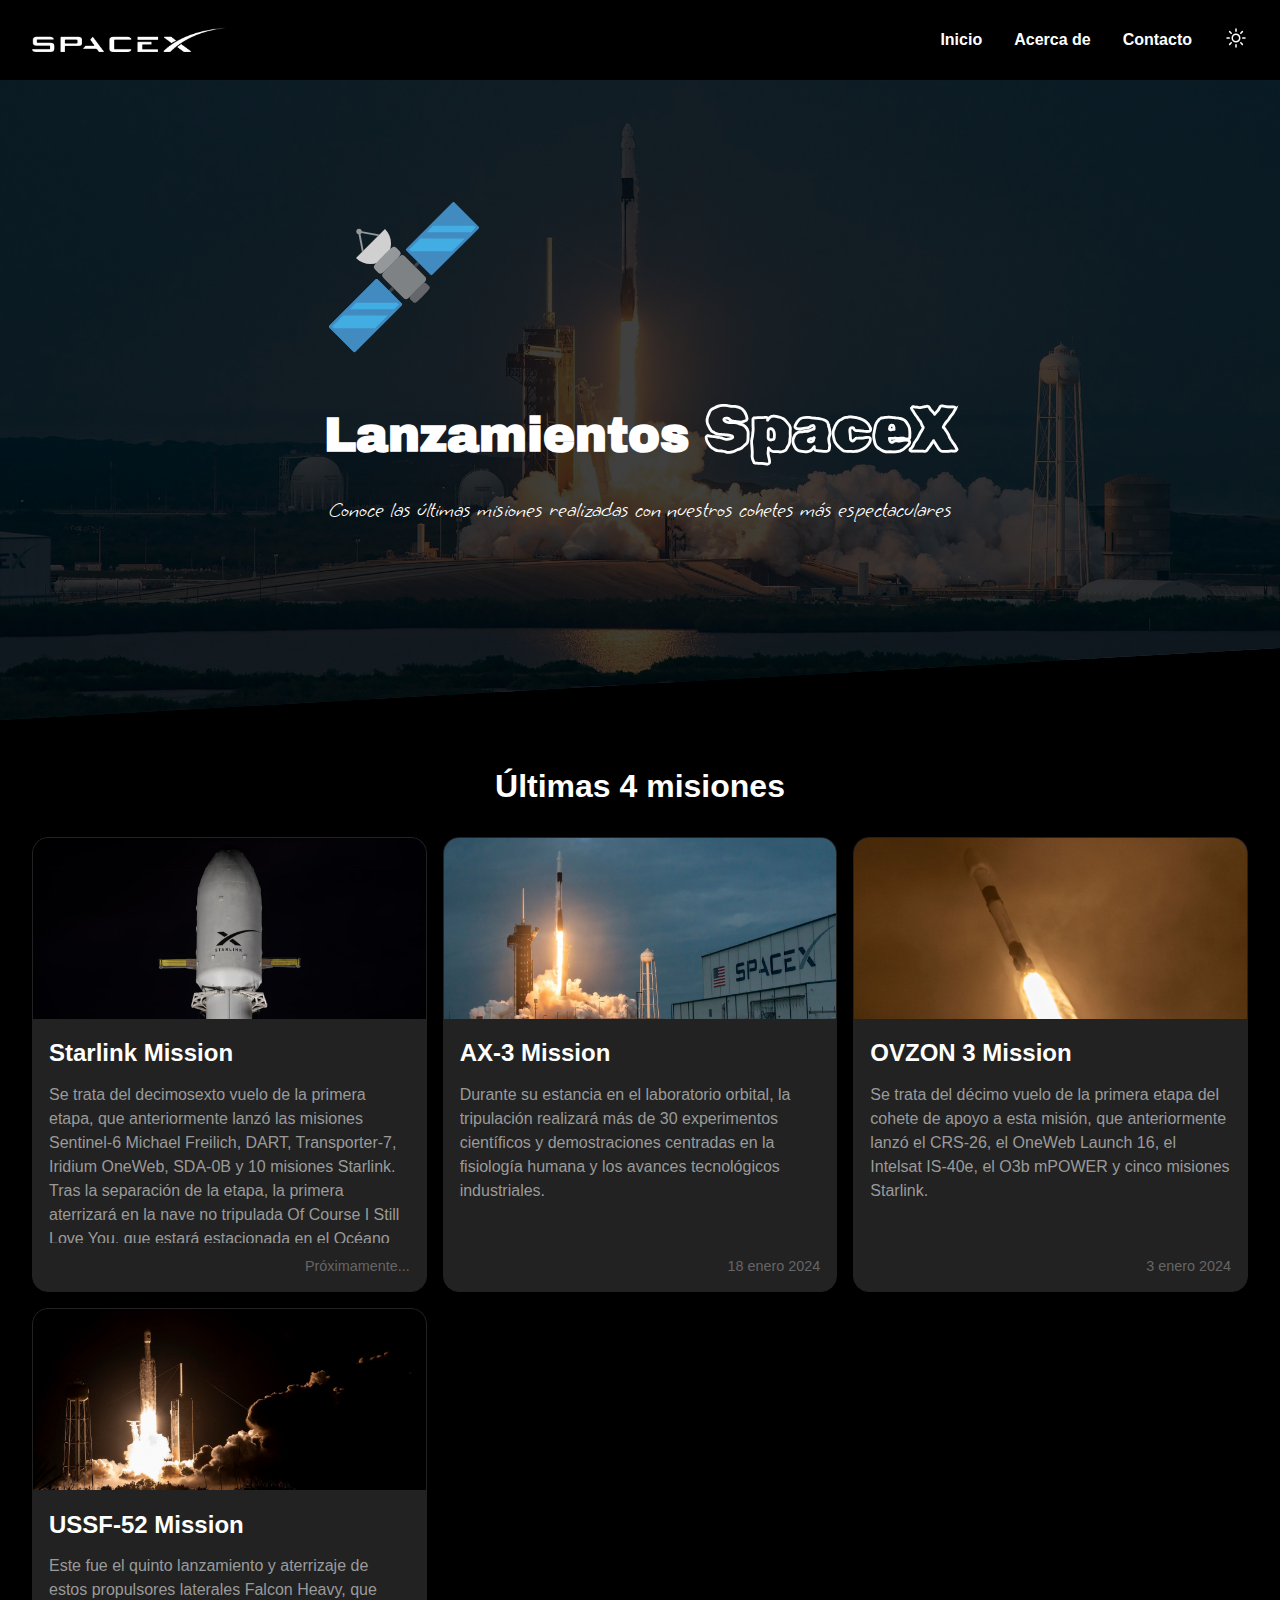
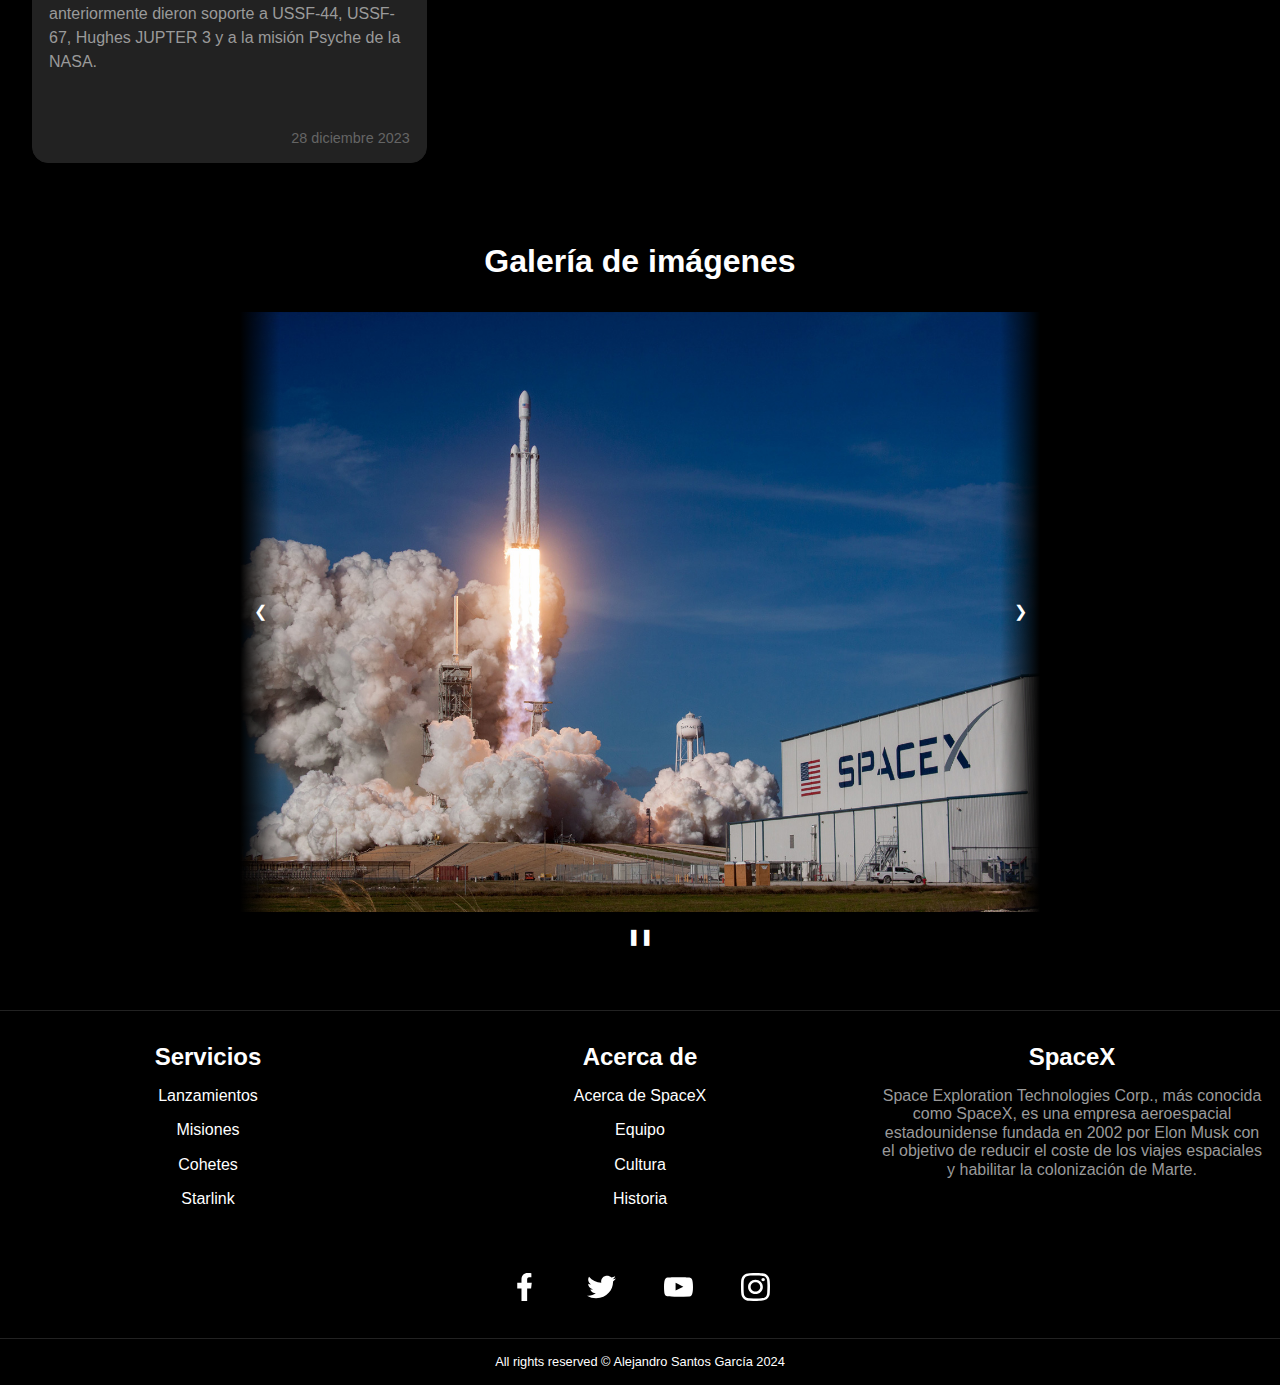
<file: index.html>
<!DOCTYPE html>
<html lang="es">

<head>
    <meta charset="UTF-8">
    <meta http-equiv="X-UA-Compatible" content="IE=edge">
    <meta name="viewport" content="width=device-width, initial-scale=1.0">
    <link rel="stylesheet" href="/css/main.css">
    <link rel="stylesheet" href="/css/normalize.css">
    <link rel="shortcut icon" href="favicon.ico" type="image/x-icon">
    <title>SpaceX</title>
</head>

<body>
    <!-- HEADER -->
    <header class="header">
        <a class="header-logo" href="/">
            <img src="/assets/img/spacex_logo_w.png" alt="SpaceX Logo">
        </a>


        <!-- Burger SVG -->
        <svg class="burger-svg" viewBox="0 0 100 80" width="25" height="25" fill="#fff">
            <rect width="100" height="20"></rect>
            <rect y="30" width="100" height="20"></rect>
            <rect y="60" width="100" height="20"></rect>
        </svg>

        <nav class="nav-menu">
            <ul>
                <li><a href="/">Inicio</a></li>
                <li><a href="/templates/acercaDe.html">Acerca de</a></li>
                <li><a href="/templates/contacto.html">Contacto</a></li>
                <li id="toggle-mode">
                    <!-- DARK MODE -->
                    <svg id="dark-icon" xmlns="http://www.w3.org/2000/svg" fill="none" viewBox="0 0 24 24"
                        stroke-width="1.5" stroke="currentColor">
                        <path stroke-linecap="round" stroke-linejoin="round"
                            d="M21.752 15.002A9.72 9.72 0 0 1 18 15.75c-5.385 0-9.75-4.365-9.75-9.75 0-1.33.266-2.597.748-3.752A9.753 9.753 0 0 0 3 11.25C3 16.635 7.365 21 12.75 21a9.753 9.753 0 0 0 9.002-5.998Z" />
                    </svg>
                    <!-- LIGHT MODE -->
                    <svg id="light-icon" xmlns="http://www.w3.org/2000/svg" fill="none" viewBox="0 0 24 24"
                        stroke-width="1.5" stroke="currentColor" class="w-6 h-6">
                        <path stroke-linecap="round" stroke-linejoin="round"
                            d="M12 3v2.25m6.364.386-1.591 1.591M21 12h-2.25m-.386 6.364-1.591-1.591M12 18.75V21m-4.773-4.227-1.591 1.591M5.25 12H3m4.227-4.773L5.636 5.636M15.75 12a3.75 3.75 0 1 1-7.5 0 3.75 3.75 0 0 1 7.5 0Z" />
                    </svg>

                </li>
            </ul>
        </nav>
    </header>

    <!-- HERO IMAGE -->
    <section class="hero-container">
        <div class="hero-image">
            <div class="hero-body">
                <div class="svg-icon">
                    <!-- Satellite SVG -->
                    <svg viewBox="0 0 64 64" xmlns="http://www.w3.org/2000/svg"
                        xmlns:xlink="http://www.w3.org/1999/xlink" aria-hidden="true" role="img"
                        class="iconify iconify--emojione" preserveAspectRatio="xMidYMid meet" fill="#000000">
                        <g id="SVGRepo_bgCarrier" stroke-width="0"></g>
                        <g id="SVGRepo_tracerCarrier" stroke-linecap="round" stroke-linejoin="round"></g>
                        <g id="SVGRepo_iconCarrier">
                            <path d="M24.4 24.4c3.2-3.2 3.2-8.4 0-11.6L12.8 24.4c3.2 3.2 8.4 3.2 11.6 0" fill="#d0d0d0">
                            </path>
                            <path
                                d="M27 27c-4.3 4.3-4.3 4.3-6 2.6c-1.7-1.7-1.7-1.7 2.6-6s4.3-4.3 6-2.6c1.7 1.7 1.7 1.7-2.6 6"
                                fill="#94989b"> </path>
                            <path
                                d="M37.2 37.2c-4.3 4.3-4.3 4.3-6 2.6l-6.9-6.9c-1.7-1.7-1.7-1.7 2.6-6s4.3-4.3 6-2.6l6.9 6.9c1.7 1.7 1.7 1.7-2.6 6"
                                fill="#7f8285"> </path>
                            <path
                                d="M39.6 39.6c-3.2 3.2-3.2 3.2-4.5 1.9c-1.3-1.3-1.3-1.3 1.9-4.5s3.2-3.2 4.5-1.9c1.3 1.2 1.3 1.2-1.9 4.5"
                                fill="#646669"> </path>
                            <path
                                d="M22.2 15l-7.1-1.3c0-.3-.1-.5-.3-.7c-.4-.4-1.2-.4-1.6 0c-.4.4-.4 1.2 0 1.6c.2.2.4.3.6.3l1.4 7.2l.8-.8h-.2l-1.2-6.5c.1-.1.2-.1.3-.2c.1-.1.1-.1.1-.2l6.5 1.2v.2l.7-.8"
                                fill="#94989b"> </path>
                            <g fill="#3e4347">
                                <path d="M25.756 37.336l1.485-1.484l.919.92l-1.485 1.484z"> </path>
                                <path d="M35.866 27.24l1.485-1.484l.919.919l-1.485 1.485z"> </path>
                            </g>
                            <path
                                d="M31.1 42.6c.2.2.2.5 0 .7L12.5 61.9c-.2.2-.5.2-.7 0l-9.7-9.7c-.1-.2-.1-.5 0-.7l18.6-18.6c.2-.2.5-.2.7 0l9.7 9.7"
                                fill="#428bc1" id="IconifyId17ecdb2904d178eab26149"> </path>
                            <use xlink:href="#IconifyId17ecdb2904d178eab26149"> </use>
                            <path
                                d="M61.9 11.9c.2.2.2.5 0 .7L43.3 31.1c-.2.2-.5.2-.7 0l-9.7-9.7c-.2-.2-.2-.5 0-.7L51.5 2.1c.2-.1.5-.1.6 0l9.8 9.8"
                                fill="#428bc1"> </path>
                            <g fill="#42ade2">
                                <path d="M3.3 51.8l.7.7h16.4l5.1-5.1H7.7z"> </path>
                                <path d="M29.2 42.3H12.8l-2.5 2.6H28l1.9-1.9z"> </path>
                                <path d="M34.1 21l.7.7h16.4l5.1-5.1H38.5z"> </path>
                                <path d="M60 11.5H43.6l-2.5 2.6h17.7l1.9-1.9z"> </path>
                            </g>
                        </g>
                    </svg>
                </div>
                <h1>Lanzamientos <span class="span-title">SpaceX</span></h1>
                <p>Conoce las últimas misiones realizadas con nuestros cohetes más espectaculares</p>
            </div>

        </div>
    </section>

    <!-- CARDS -->
    <main class="container">
        <div>
            <h2>Últimas 4 misiones</h2>
            <div class="missions">
                <!-- MISION 1 -->
                <a href="/templates/mision.html">
                    <section class="mission-card">
                        <div class="mission-image">
                            <img width="100%" src="/assets/img/m1.jpg" alt="Starlink Mission">
                        </div>
                        <div class="mission-body">
                            <h3>Starlink Mission</h3>
                            <p>
                                Se trata del decimosexto vuelo de la primera etapa, que anteriormente lanzó las misiones
                                Sentinel-6 Michael Freilich, DART, Transporter-7, Iridium OneWeb, SDA-0B y 10 misiones
                                Starlink. Tras la separación de la etapa, la primera aterrizará en la nave no tripulada
                                Of
                                Course I Still Love You, que estará estacionada en el Océano Pacífico.
                            </p>
                            <span>Próximamente...</span>
                        </div>
                    </section>
                </a>
                <!-- MISION 2 -->
                <a href="/templates/mision.html">
                    <section class="mission-card">
                        <div class="mission-image">
                            <img width="100%" src="/assets/img/m2.jpg" alt="Starlink Mission">
                        </div>
                        <div class="mission-body">
                            <h3>AX-3 Mission</h3>
                            <p>
                                Durante su estancia en el laboratorio orbital, la tripulación realizará más de 30
                                experimentos científicos y demostraciones centradas en la fisiología humana y los
                                avances
                                tecnológicos industriales.
                            </p>
                            <span>18 enero 2024</span>
                        </div>
                    </section>
                </a>
                <!-- MISION 3 -->
                <a href="/templates/mision.html">
                    <section class="mission-card">
                        <div class="mission-image">
                            <img width="100%" src="/assets/img/m3.jpg" alt="Starlink Mission">
                        </div>
                        <div class="mission-body">
                            <h3>OVZON 3 Mission</h3>
                            <p>
                                Se trata del décimo vuelo de la primera etapa del cohete de apoyo a esta misión, que
                                anteriormente lanzó el CRS-26, el OneWeb Launch 16, el Intelsat IS-40e, el O3b mPOWER y
                                cinco misiones Starlink.
                            </p>
                            <span>3 enero 2024</span>
                        </div>
                    </section>
                </a>
                <!-- MISION 4 -->
                <a href="/templates/mision.html">
                    <section class="mission-card">
                        <div class="mission-image">
                            <img width="100%" src="/assets/img/m4.jpg" alt="Starlink Mission">
                        </div>
                        <div class="mission-body">
                            <h3>USSF-52 Mission</h3>
                            <p>
                                Este fue el quinto lanzamiento y aterrizaje de estos propulsores laterales Falcon Heavy,
                                que
                                anteriormente dieron soporte a USSF-44, USSF-67, Hughes JUPTER 3 y a la misión Psyche de
                                la
                                NASA.
                            </p>
                            <span>28 diciembre 2023</span>
                        </div>
                    </section>
                </a>
            </div>
        </div>

        <div class="carrousel">
            <h2>Galería de imágenes</h2>
            <div class="carrousel-container">
                <div class="carrousel-slide">
                    <img src="/assets/img/carrousel/c1.jpg" alt="Carrousel 1" class="carrousel-image">
                </div>
                <div class="carrousel-slide">
                    <img src="/assets/img/carrousel/c2.webp" alt="Carrousel 2" class="carrousel-image">
                </div>
                <div class="carrousel-slide">
                    <img src="/assets/img/carrousel/c3.webp" alt="Carrousel 3" class="carrousel-image">
                </div>
                <div class="carrousel-slide">
                    <img src="/assets/img/carrousel/c4.jpg" alt="Carrousel 4" class="carrousel-image">
                </div>
                <div class="carrousel-slide">
                    <img src="/assets/img/carrousel/c5.jpg" alt="Carrousel 5" class="carrousel-image">
                </div>

                <!-- Control buttons -->
                <button class="carrousel-control btn-prev">&#10094;</button>
                <button class="carrousel-control btn-next">&#10095;</button>

            </div>
            <!-- Play/Stop buttons -->
            <div class="auto-buttons">
                <button class="btn-play">&#9658;</button>
                <button class="btn-pause">&#10074;&#10074;</button>
            </div>
        </div>

        <!-- Modal View -->
        <div id="carrousel-modal" class="carrousel-modal">
            <span class="modal-close">&times;</span>
            <img class="modal-content" id="modal-image">
        </div>

    </main>

    <footer class="footer">
        <div class="footer-container">
            <section class="footer-section">
                <h3>Servicios</h3>
                <ul>
                    <li><a href="#">Lanzamientos</a></li>
                    <li><a href="/templates/mision.html">Misiones</a></li>
                    <li><a href="#">Cohetes</a></li>
                    <li><a href="#">Starlink</a></li>
                </ul>
            </section>

            <section class="footer-section">
                <h3>Acerca de</h3>
                <ul>
                    <li><a href="/templates/acercaDe.html">Acerca de SpaceX</a></li>
                    <li><a href="#">Equipo</a></li>
                    <li><a href="#">Cultura</a></li>
                    <li><a href="#">Historia</a></li>
                </ul>
            </section>

            <section class="footer-section">
                <h3>SpaceX</h3>
                <p>Space Exploration Technologies Corp., más conocida como SpaceX, es una empresa aeroespacial
                    estadounidense fundada en 2002 por Elon Musk con el objetivo de reducir el coste de los viajes
                    espaciales y habilitar la colonización de Marte.</p>
            </section>
        </div>

        <!-- Social media -->
        <div class="social-media">
            <a href="https://www.facebook.com/SpaceX">
                <img src="/assets/icons/facebook.svg" alt="Facebook">
            </a>
            <a href="https://twitter.com/SpaceX">
                <img src="/assets/icons/twitter.svg" alt="Twitter"> </a>
            <a href="https://www.youtube.com/channel/UCtI0Hodo5o5dUb67FeUjDeA">
                <img src="/assets/icons/youtube.svg" alt="Youtube">
            </a>
            <a href="https://www.instagram.com/spacex/">
                <img src="/assets/icons/instagram.svg" alt="Instagram">
            </a>
        </div>

        <p class="footer-copy">All rights reserved &copy; Alejandro Santos García 2024</p>
    </footer>

    <script type="module" src="/src/js/index.js"></script>
    <script src="/src/js/carrousel.js"></script>
</body>

</html>
</file>
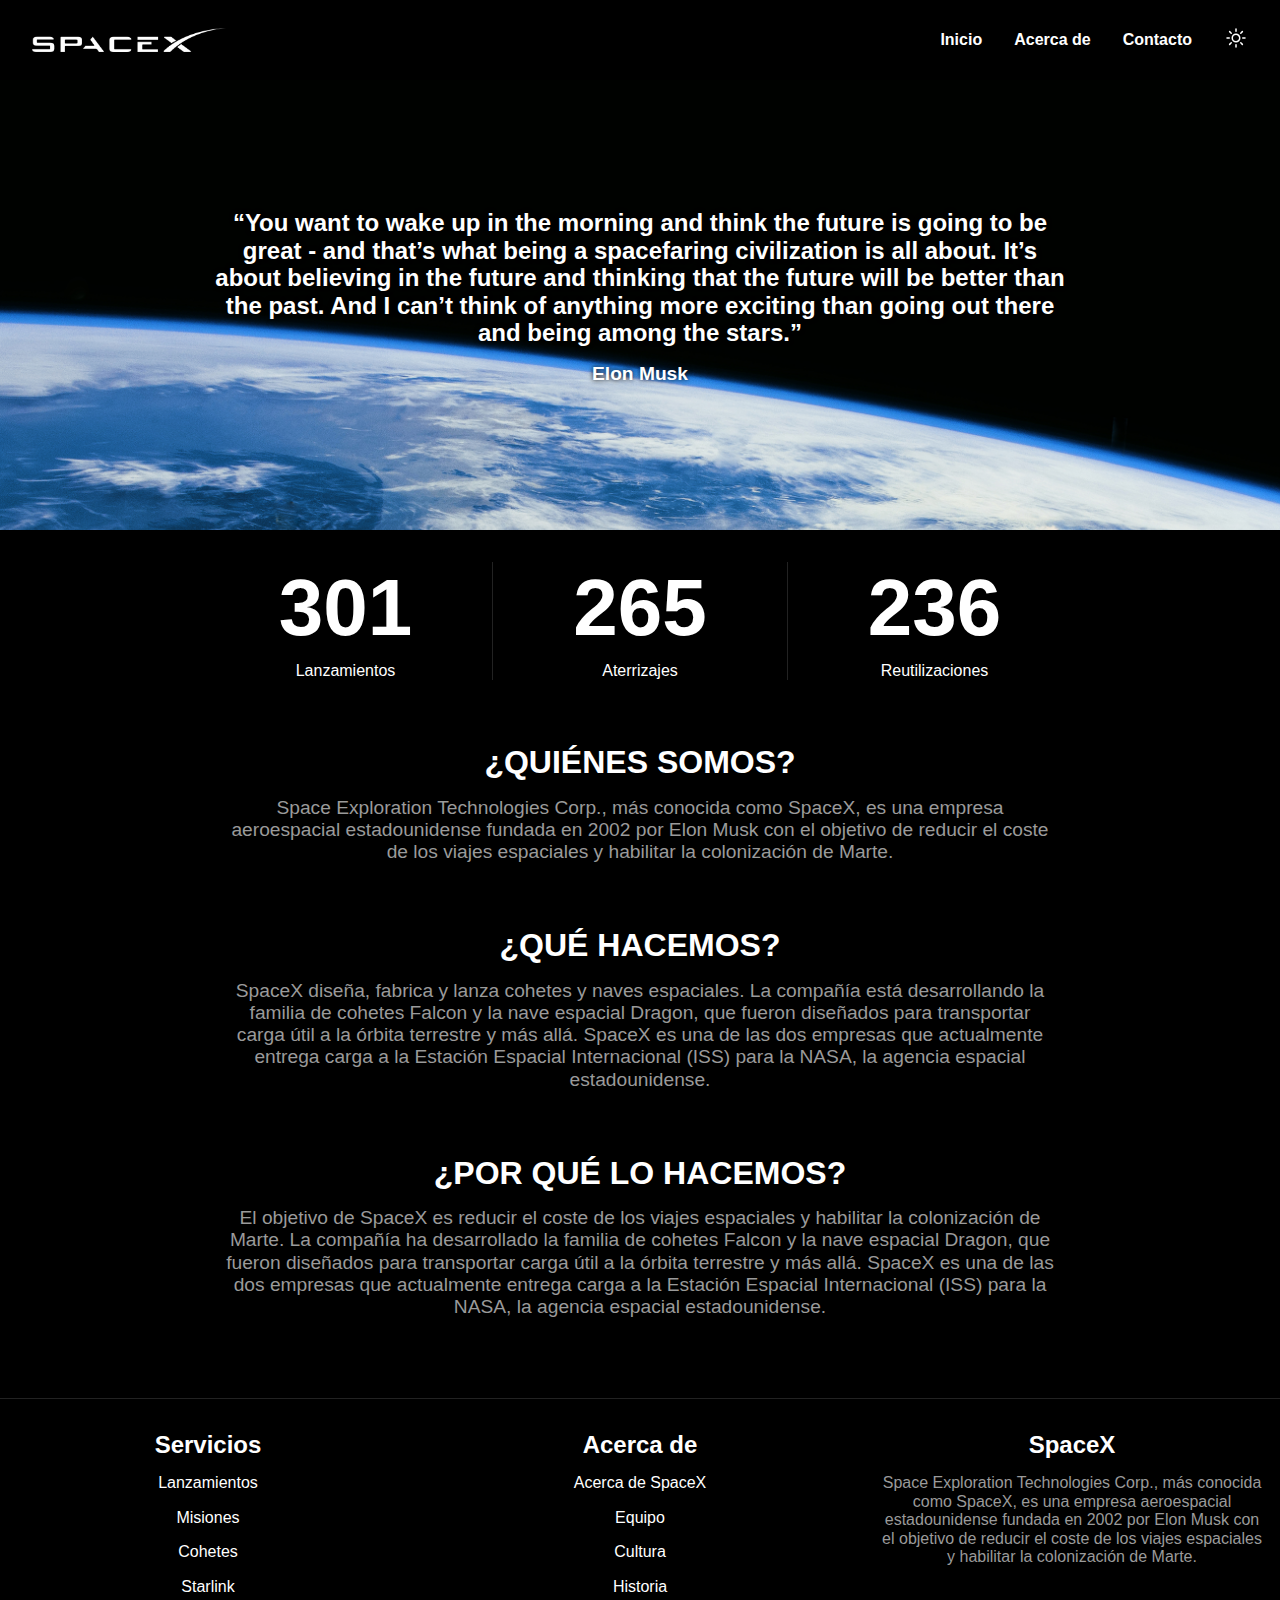
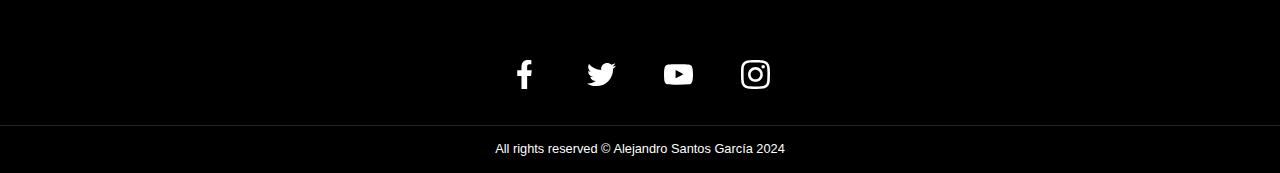
<file: templates/acercaDe.html>
<!DOCTYPE html>
<html lang="es">

<head>
    <meta charset="UTF-8">
    <meta name="viewport" content="width=device-width, initial-scale=1.0">
    <link rel="stylesheet" href="/css/main.css">
    <link rel="stylesheet" href="/css/normalize.css">
    <link rel="shortcut icon" href="/favicon.ico" type="image/x-icon">
    <title>SpaceX | Acerca de</title>
</head>

<body>
    <!-- HEADER -->
    <header>
        <a class="header-logo" href="/">
            <img src="/assets/img/spacex_logo_w.png" alt="SpaceX Logo">
        </a>


        <!-- Burger SVG -->
        <svg class="burger-svg" viewBox="0 0 100 80" width="25" height="25" fill="#fff">
            <rect width="100" height="20"></rect>
            <rect y="30" width="100" height="20"></rect>
            <rect y="60" width="100" height="20"></rect>
        </svg>

        <nav class="nav-menu">
            <ul>
                <li><a href="/">Inicio</a></li>
                <li><a href="/templates/acercaDe.html">Acerca de</a></li>
                <li><a href="/templates/contacto.html">Contacto</a></li>
                <li id="toggle-mode">
                    <!-- DARK MODE -->
                    <svg id="dark-icon" xmlns="http://www.w3.org/2000/svg" fill="none" viewBox="0 0 24 24"
                        stroke-width="1.5" stroke="currentColor">
                        <path stroke-linecap="round" stroke-linejoin="round"
                            d="M21.752 15.002A9.72 9.72 0 0 1 18 15.75c-5.385 0-9.75-4.365-9.75-9.75 0-1.33.266-2.597.748-3.752A9.753 9.753 0 0 0 3 11.25C3 16.635 7.365 21 12.75 21a9.753 9.753 0 0 0 9.002-5.998Z" />
                    </svg>
                    <!-- LIGHT MODE -->
                    <svg id="light-icon" xmlns="http://www.w3.org/2000/svg" fill="none" viewBox="0 0 24 24"
                        stroke-width="1.5" stroke="currentColor" class="w-6 h-6">
                        <path stroke-linecap="round" stroke-linejoin="round"
                            d="M12 3v2.25m6.364.386-1.591 1.591M21 12h-2.25m-.386 6.364-1.591-1.591M12 18.75V21m-4.773-4.227-1.591 1.591M5.25 12H3m4.227-4.773L5.636 5.636M15.75 12a3.75 3.75 0 1 1-7.5 0 3.75 3.75 0 0 1 7.5 0Z" />
                    </svg>

                </li>
            </ul>
        </nav>
    </header>

    <main class="main-acercaDe">
        <div class="banner">
            <h1>
                “You want to wake up in the morning and think the future is going to be great - and that’s what being a
                spacefaring civilization is all about. It’s about believing in the future and thinking that the future
                will
                be better than the past. And I can’t think of anything more exciting than going out there and being
                among
                the stars.” <span>Elon Musk</span>
            </h1>
        </div>

        <div class="launches-counter">
            <section class="counter">
                <h2>301</h2>
                <p>Lanzamientos</p>
            </section>
            <section class="counter">
                <h2>265</h2>
                <p>Aterrizajes</p>
            </section>
            <section class="counter">
                <h2>236</h2>
                <p>Reutilizaciones</p>
            </section>
        </div>

        <div class="about-container">
            <section class="about-section">
                <h2>¿Quiénes somos?</h2>
                <p>Space Exploration Technologies Corp., más conocida como SpaceX, es una empresa aeroespacial
                    estadounidense
                    fundada en 2002 por Elon Musk con el objetivo de reducir el coste de los viajes espaciales y
                    habilitar
                    la colonización de Marte.</p>
            </section>

            <section class="about-section">
                <h2>¿Qué hacemos?</h2>
                <p>SpaceX diseña, fabrica y lanza cohetes y naves espaciales. La compañía está desarrollando la familia
                    de
                    cohetes Falcon y la nave espacial Dragon, que fueron diseñados para transportar carga útil a la
                    órbita
                    terrestre y más allá. SpaceX es una de las dos empresas que actualmente entrega carga a la Estación
                    Espacial Internacional (ISS) para la NASA, la agencia espacial estadounidense.</p>
            </section>

            <section class="about-section">
                <h2>¿Por qué lo hacemos?</h2>
                <p>El objetivo de SpaceX es reducir el coste de los viajes espaciales y habilitar la colonización de
                    Marte.
                    La compañía ha desarrollado la familia de cohetes Falcon y la nave espacial Dragon, que fueron
                    diseñados
                    para transportar carga útil a la órbita terrestre y más allá. SpaceX es una de las dos empresas que
                    actualmente entrega carga a la Estación Espacial Internacional (ISS) para la NASA, la agencia
                    espacial
                    estadounidense.</p>
            </section>


    </main>

    <footer class="footer">
        <div class="footer-container">
            <section class="footer-section">
                <h3>Servicios</h3>
                <ul>
                    <li><a href="#">Lanzamientos</a></li>
                    <li><a href="#">Misiones</a></li>
                    <li><a href="#">Cohetes</a></li>
                    <li><a href="#">Starlink</a></li>
                </ul>
            </section>

            <section class="footer-section">
                <h3>Acerca de</h3>
                <ul>
                    <li><a href="/templates/acercaDe.html">Acerca de SpaceX</a></li>
                    <li><a href="#">Equipo</a></li>
                    <li><a href="#">Cultura</a></li>
                    <li><a href="#">Historia</a></li>
                </ul>
            </section>

            <section class="footer-section">
                <h3>SpaceX</h3>
                <p>Space Exploration Technologies Corp., más conocida como SpaceX, es una empresa aeroespacial
                    estadounidense fundada en 2002 por Elon Musk con el objetivo de reducir el coste de los viajes
                    espaciales y habilitar la colonización de Marte.</p>
            </section>
        </div>

        <!-- Social media -->
        <div class="social-media">
            <a href="https://www.facebook.com/SpaceX" target="_blank">
                <img src="/assets/icons/facebook.svg" alt="Facebook">
            </a>
            <a href="https://twitter.com/SpaceX" target="_blank">
                <img src="/assets/icons/twitter.svg" alt="Twitter" </a>
                <a href="https://www.youtube.com/channel/UCtI0Hodo5o5dUb67FeUjDeA" target="_blank">
                    <img src="/assets/icons/youtube.svg" alt="Youtube">
                </a>
                <a href="https://www.instagram.com/spacex/" target="_blank">
                    <img src="/assets/icons/instagram.svg" alt="Instagram">
                </a>
        </div>


        <p class="footer-copy">All rights reserved &copy; Alejandro Santos García 2024</p>
    </footer>

    <script type="module" src="/src/js/index.js"></script>
</body>

</html>

</body>

</html>
</file>
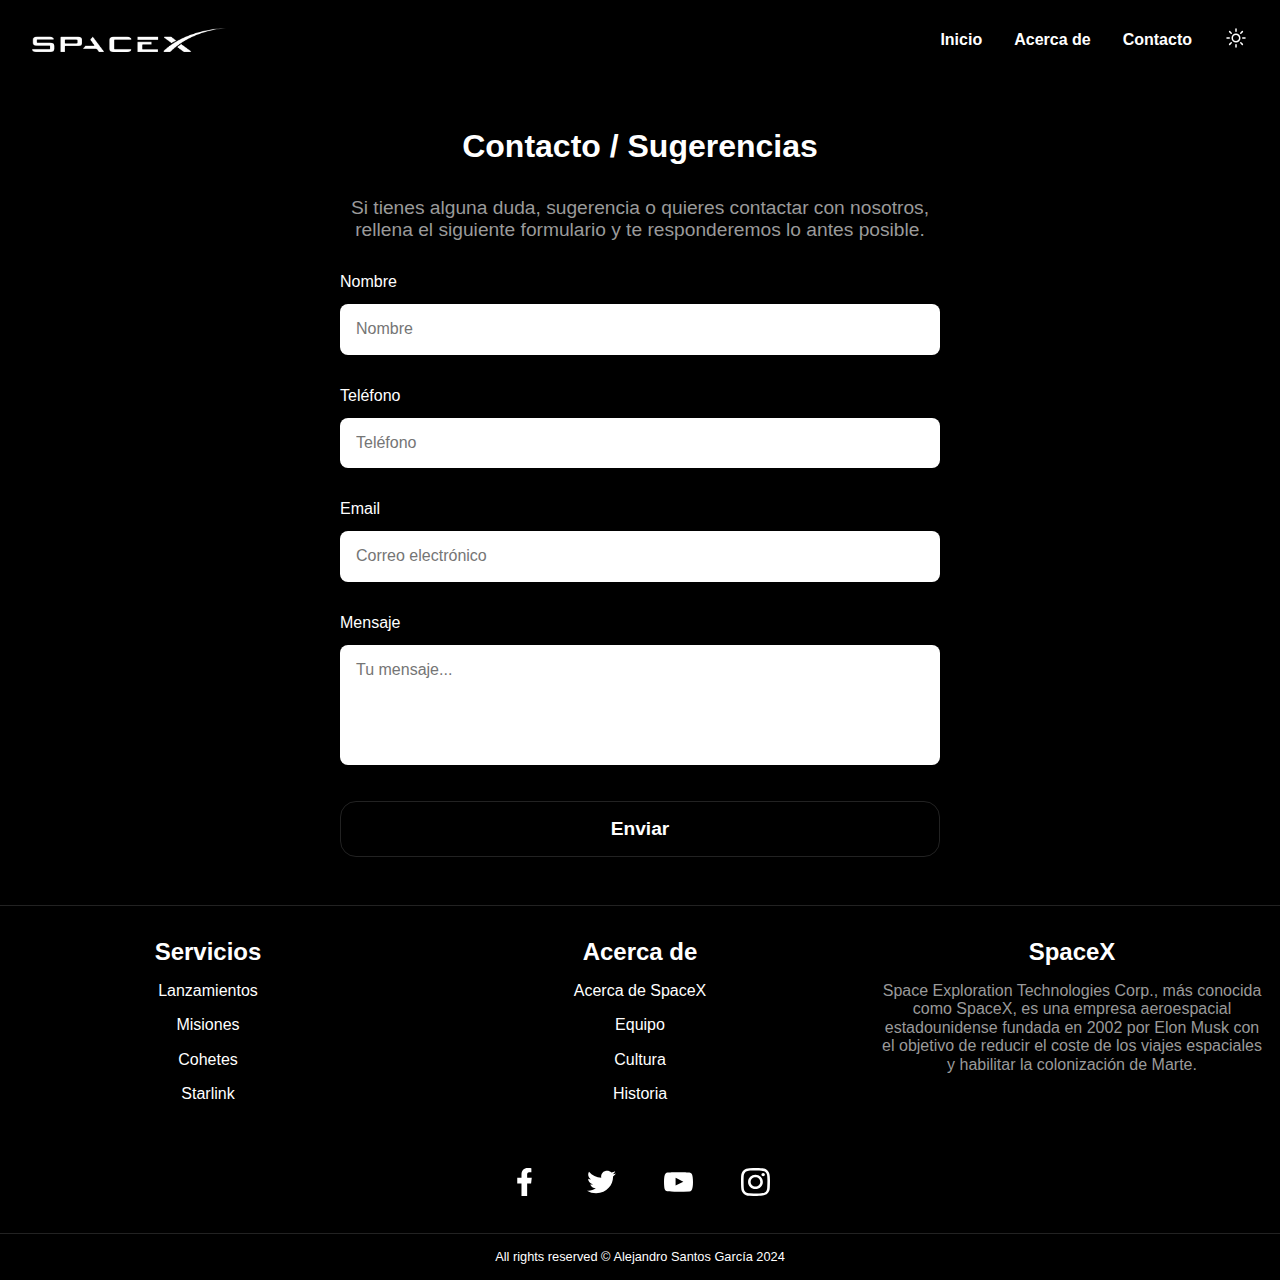
<file: templates/contacto.html>
<!DOCTYPE html>
<html lang="es">

<head>
    <meta charset="UTF-8">
    <meta name="viewport" content="width=device-width, initial-scale=1.0">
    <link rel="stylesheet" href="/css/main.css">
    <link rel="stylesheet" href="/css/normalize.css">
    <link rel="shortcut icon" href="/favicon.ico" type="image/x-icon">
    <title>SpaceX | Contacto</title>
</head>

<body>
    <!-- HEADER -->
    <header>
        <a class="header-logo" href="/">
            <img src="/assets/img/spacex_logo_w.png" alt="SpaceX Logo">
        </a>


        <!-- Burger SVG -->
        <svg class="burger-svg" viewBox="0 0 100 80" width="25" height="25" fill="#fff">
            <rect width="100" height="20"></rect>
            <rect y="30" width="100" height="20"></rect>
            <rect y="60" width="100" height="20"></rect>
        </svg>

        <nav class="nav-menu">
            <ul>
                <li><a href="/">Inicio</a></li>
                <li><a href="/templates/acercaDe.html">Acerca de</a></li>
                <li><a href="/templates/contacto.html">Contacto</a></li>
                <li id="toggle-mode">
                    <!-- DARK MODE -->
                    <svg id="dark-icon" xmlns="http://www.w3.org/2000/svg" fill="none" viewBox="0 0 24 24"
                        stroke-width="1.5" stroke="currentColor">
                        <path stroke-linecap="round" stroke-linejoin="round"
                            d="M21.752 15.002A9.72 9.72 0 0 1 18 15.75c-5.385 0-9.75-4.365-9.75-9.75 0-1.33.266-2.597.748-3.752A9.753 9.753 0 0 0 3 11.25C3 16.635 7.365 21 12.75 21a9.753 9.753 0 0 0 9.002-5.998Z" />
                    </svg>
                    <!-- LIGHT MODE -->
                    <svg id="light-icon" xmlns="http://www.w3.org/2000/svg" fill="none" viewBox="0 0 24 24"
                        stroke-width="1.5" stroke="currentColor" class="w-6 h-6">
                        <path stroke-linecap="round" stroke-linejoin="round"
                            d="M12 3v2.25m6.364.386-1.591 1.591M21 12h-2.25m-.386 6.364-1.591-1.591M12 18.75V21m-4.773-4.227-1.591 1.591M5.25 12H3m4.227-4.773L5.636 5.636M15.75 12a3.75 3.75 0 1 1-7.5 0 3.75 3.75 0 0 1 7.5 0Z" />
                    </svg>

                </li>
            </ul>
        </nav>
    </header>

    <main class="main-contacto">
        <section>
            <form class="form" id="contactForm">
                <fieldset>
                    <legend>Contacto / Sugerencias</legend>
                    <p>Si tienes alguna duda, sugerencia o quieres contactar con nosotros, rellena el siguiente
                        formulario y te responderemos lo antes posible.</p>

                    <ul class="error-messages"></ul>

                    <div class="form-content">
                        <div class="field">
                            <label for="name">Nombre</label>
                            <input type="text" id="name" class="input-text" placeholder="Nombre">
                        </div>
                        <div class="field">
                            <label for="phone">Teléfono</label>
                            <input type="tel" id="phone" class="input-text" placeholder="Teléfono">
                        </div>
                        <div class="field">
                            <label for="email">Email</label>
                            <input type="email" id="email" class="input-text" placeholder="Correo electrónico">
                        </div>
                        <div class="field">
                            <label for="message">Mensaje</label>
                            <textarea id="message" class="input-text" placeholder="Tu mensaje..."></textarea>
                        </div>
                    </div>
                    <div class="align-right flex">
                        <input type="submit" value="Enviar">
                    </div>
                </fieldset>
            </form>
        </section>
    </main>

    <footer class="footer">
        <div class="footer-container">
            <section class="footer-section">
                <h3>Servicios</h3>
                <ul>
                    <li><a href="#">Lanzamientos</a></li>
                    <li><a href="#">Misiones</a></li>
                    <li><a href="#">Cohetes</a></li>
                    <li><a href="#">Starlink</a></li>
                </ul>
            </section>

            <section class="footer-section">
                <h3>Acerca de</h3>
                <ul>
                    <li><a href="/templates/acercaDe.html">Acerca de SpaceX</a></li>
                    <li><a href="#">Equipo</a></li>
                    <li><a href="#">Cultura</a></li>
                    <li><a href="#">Historia</a></li>
                </ul>
            </section>

            <section class="footer-section">
                <h3>SpaceX</h3>
                <p>Space Exploration Technologies Corp., más conocida como SpaceX, es una empresa aeroespacial
                    estadounidense fundada en 2002 por Elon Musk con el objetivo de reducir el coste de los viajes
                    espaciales y habilitar la colonización de Marte.</p>
            </section>
        </div>

        <!-- Social media -->
        <div class="social-media">
            <a href="https://www.facebook.com/SpaceX" target="_blank">
                <img src="/assets/icons/facebook.svg" alt="Facebook">
            </a>
            <a href="https://twitter.com/SpaceX" target="_blank">
                <img src="/assets/icons/twitter.svg" alt="Twitter" </a>
                <a href="https://www.youtube.com/channel/UCtI0Hodo5o5dUb67FeUjDeA" target="_blank">
                    <img src="/assets/icons/youtube.svg" alt="Youtube">
                </a>
                <a href="https://www.instagram.com/spacex/" target="_blank">
                    <img src="/assets/icons/instagram.svg" alt="Instagram">
                </a>
        </div>

        <p class="footer-copy">All rights reserved &copy; Alejandro Santos García 2024</p>
    </footer>

    <script type="module" src="/src/js/index.js"></script>
    <script src="/src/js/formValidation.js"></script>
</body>

</html>
</file>
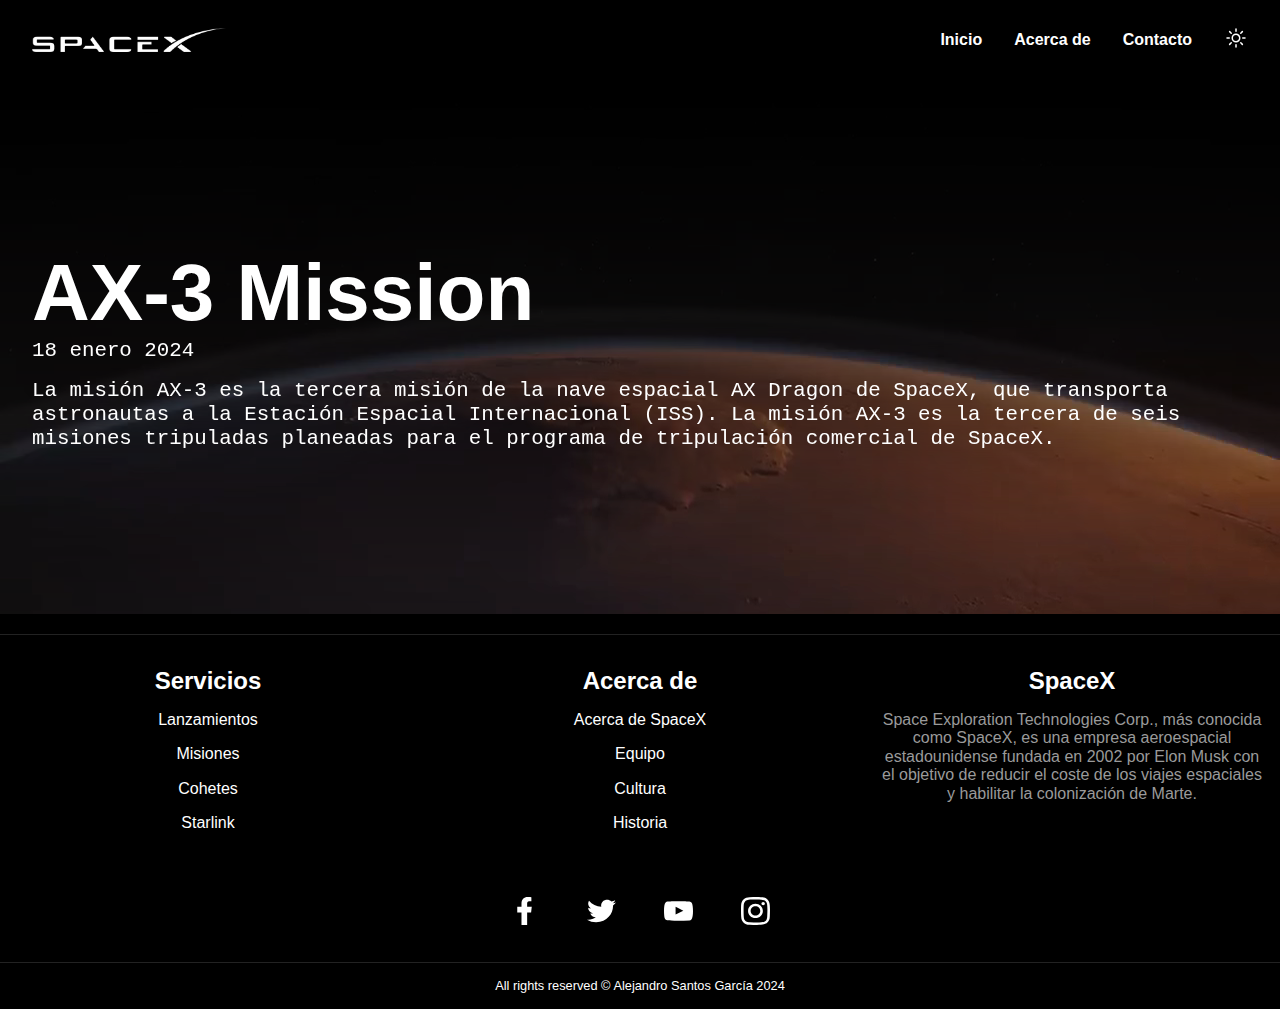
<file: templates/mision.html>
<!DOCTYPE html>
<html lang="es">

<head>
    <meta charset="UTF-8">
    <meta name="viewport" content="width=device-width, initial-scale=1.0">
    <link rel="stylesheet" href="/css/main.css">
    <link rel="stylesheet" href="/css/normalize.css">
    <link rel="shortcut icon" href="/favicon.ico" type="image/x-icon">
    <title>SpaceX | AX-3 Mission</title>
</head>

<body>
    <!-- HEADER -->
    <header>
        <a class="header-logo" href="/">
            <img src="/assets/img/spacex_logo_w.png" alt="SpaceX Logo">
        </a>


        <!-- Burger SVG -->
        <svg class="burger-svg" viewBox="0 0 100 80" width="25" height="25" fill="#fff">
            <rect width="100" height="20"></rect>
            <rect y="30" width="100" height="20"></rect>
            <rect y="60" width="100" height="20"></rect>
        </svg>

        <nav class="nav-menu">
            <ul>
                <li><a href="/">Inicio</a></li>
                <li><a href="/templates/acercaDe.html">Acerca de</a></li>
                <li><a href="/templates/contacto.html">Contacto</a></li>
                <li id="toggle-mode">
                    <!-- DARK MODE -->
                    <svg id="dark-icon" xmlns="http://www.w3.org/2000/svg" fill="none" viewBox="0 0 24 24"
                        stroke-width="1.5" stroke="currentColor">
                        <path stroke-linecap="round" stroke-linejoin="round"
                            d="M21.752 15.002A9.72 9.72 0 0 1 18 15.75c-5.385 0-9.75-4.365-9.75-9.75 0-1.33.266-2.597.748-3.752A9.753 9.753 0 0 0 3 11.25C3 16.635 7.365 21 12.75 21a9.753 9.753 0 0 0 9.002-5.998Z" />
                    </svg>
                    <!-- LIGHT MODE -->
                    <svg id="light-icon" xmlns="http://www.w3.org/2000/svg" fill="none" viewBox="0 0 24 24"
                        stroke-width="1.5" stroke="currentColor" class="w-6 h-6">
                        <path stroke-linecap="round" stroke-linejoin="round"
                            d="M12 3v2.25m6.364.386-1.591 1.591M21 12h-2.25m-.386 6.364-1.591-1.591M12 18.75V21m-4.773-4.227-1.591 1.591M5.25 12H3m4.227-4.773L5.636 5.636M15.75 12a3.75 3.75 0 1 1-7.5 0 3.75 3.75 0 0 1 7.5 0Z" />
                    </svg>

                </li>
            </ul>
        </nav>
    </header>

    <main class="main-mision">
        <div class="video">
            <div class="overlay">
                <div class="contenido-video">
                    <h2>AX-3 Mission</h2>
                    <p>18 enero 2024</p>
                    <p class="contenido-video-texto">La misión AX-3 es la tercera misión de la nave espacial AX Dragon
                        de SpaceX, que transporta
                        astronautas a la Estación Espacial Internacional (ISS). La misión AX-3 es la tercera de seis
                        misiones tripuladas planeadas para el programa de tripulación comercial de SpaceX.</p>
                </div>
            </div>

            <video id="videoID" playsinline autoplay muted loop>
                <source src="/assets/video/mission.webm" type="video/webm">
                <source src="/assets/video/mission.ogg" type="video/ogg">
                <source src="/assets/video/mission.mp4" type="video/mp4">
            </video>
        </div>
    </main>

    <footer class="footer">
        <div class="footer-container">
            <section class="footer-section">
                <h3>Servicios</h3>
                <ul>
                    <li><a href="#">Lanzamientos</a></li>
                    <li><a href="#">Misiones</a></li>
                    <li><a href="#">Cohetes</a></li>
                    <li><a href="#">Starlink</a></li>
                </ul>
            </section>

            <section class="footer-section">
                <h3>Acerca de</h3>
                <ul>
                    <li><a href="/templates/acercaDe.html">Acerca de SpaceX</a></li>
                    <li><a href="#">Equipo</a></li>
                    <li><a href="#">Cultura</a></li>
                    <li><a href="#">Historia</a></li>
                </ul>
            </section>

            <section class="footer-section">
                <h3>SpaceX</h3>
                <p>Space Exploration Technologies Corp., más conocida como SpaceX, es una empresa aeroespacial
                    estadounidense fundada en 2002 por Elon Musk con el objetivo de reducir el coste de los viajes
                    espaciales y habilitar la colonización de Marte.</p>
            </section>
        </div>

        <!-- Social media -->
        <div class="social-media">
            <a href="https://www.facebook.com/SpaceX" target="_blank">
                <img src="/assets/icons/facebook.svg" alt="Facebook">
            </a>
            <a href="https://twitter.com/SpaceX" target="_blank">
                <img src="/assets/icons/twitter.svg" alt="Twitter" </a>
                <a href="https://www.youtube.com/channel/UCtI0Hodo5o5dUb67FeUjDeA" target="_blank">
                    <img src="/assets/icons/youtube.svg" alt="Youtube">
                </a>
                <a href="https://www.instagram.com/spacex/" target="_blank">
                    <img src="/assets/icons/instagram.svg" alt="Instagram">
                </a>
        </div>

        <p class="footer-copy">All rights reserved &copy; Alejandro Santos García 2024</p>
    </footer>

    <script type="module" src="/src/js/index.js"></script>
</body>

</html>
</file>
<file: css/main.css>
@import url("https://fonts.googleapis.com/css2?family=Archivo+Black&family=Grape+Nuts&family=Rubik+Scribble&display=swap");
:root {
  --h1-font-size:3rem;
  --span-font-size:4rem;
  --p-font-size:1.3rem;
  --main-logo-height:1.5rem;
  --satellite-svg-width:10rem;
}

* {
  margin: 0;
  padding: 0;
  box-sizing: border-box;
  scrollbar-width: thin;
  scrollbar-color: #ffffff;
}
*::-webkit-scrollbar {
  height: 5px;
  width: 5px;
}
*::-webkit-scrollbar-track {
  border-radius: 20px;
  background-color: #fff;
  border: 10px solid #000000;
}
*::-webkit-scrollbar-track:hover, *::-webkit-scrollbar-track:active {
  background-color: #000000;
}
*::-webkit-scrollbar-thumb {
  border-radius: 5px;
  background-color: #ffffff;
}
*::-webkit-scrollbar-thumb:hover, *::-webkit-scrollbar-thumb:active {
  background-color: #ffffff;
}

a {
  text-decoration: none;
  color: #fff;
}

ul {
  list-style: none;
}

.hidden {
  display: none;
}

body {
  background-color: #000;
  color: #fff;
  font-family: sans-serif;
  overflow-x: hidden;
}

header {
  width: 100%;
  height: 5rem;
  display: flex;
  justify-content: space-between;
  align-items: center;
  padding: 1rem 2rem;
  background-color: #000;
  position: fixed;
  top: 0;
  z-index: 99;
}
header.scroll-down {
  transform: translateY(-100%);
  transition: transform 0.3s ease;
}

.header-logo {
  height: var(--main-logo-height);
  z-index: 999;
}
.header-logo img {
  height: 100%;
}

.nav-menu ul {
  display: flex;
  align-items: center;
  gap: 2rem;
  font-weight: 600;
}
.nav-menu ul li a {
  position: relative;
  padding: 0.5rem 0;
  white-space: nowrap;
}
.nav-menu ul li a::before {
  content: "";
  position: absolute;
  bottom: 0;
  left: 0;
  width: 0;
  height: 2px;
  background-color: #fff;
  transition: width 0.3s ease;
}

.light-mode .nav-menu ul li a::before {
  background-color: #000;
}

.nav-menu ul li a:hover::before {
  width: 100%;
}

.burger-svg {
  display: none;
}

.hero-container {
  background: url(/assets/img/launch_banner.jpg) no-repeat center center/cover;
  height: 80vh;
  clip-path: polygon(0 0, 100% 0, 100% 90%, 0 100%);
  position: relative;
}
.hero-container::before {
  content: "";
  background: #000;
  position: absolute;
  width: 100%;
  height: 100%;
  opacity: 0.75;
}

.hero-body {
  position: absolute;
  text-align: center;
  padding: 0 2rem;
  user-select: none;
}
.hero-body h1 {
  color: #fff;
  font-size: var(--h1-font-size);
  font-family: "Archivo Black", sans-serif;
}
.hero-body span {
  color: #fff;
  font-size: var(--span-font-size);
  font-family: "Rubik Scribble", cursive;
}
.hero-body p {
  color: #fff;
  font-size: var(--p-font-size);
  margin-top: 1rem;
  font-family: "Grape Nuts", cursive;
}

.hero-image {
  height: 100%;
  display: flex;
  flex-direction: column;
  align-items: center;
  justify-content: center;
}

@keyframes orbitSatellite {
  0% {
    transform: translateX(-50%) translateY(50%) rotate(0deg);
  }
  25% {
    transform: translateX(150%) translateY(-50%) rotate(90deg);
  }
  50% {
    transform: translateX(350%) translateY(100%) rotate(180deg);
  }
  75% {
    transform: translateX(150%) translateY(-100%) rotate(270deg);
  }
  100% {
    transform: translateX(-100%) translateY(150%) rotate(360deg);
  }
}
.svg-icon {
  animation: orbitSatellite 30s linear infinite;
  width: var(--satellite-svg-width);
}

.container {
  padding: 2rem;
  display: flex;
  flex-direction: column;
  gap: 4rem;
}
.container h2 {
  font-size: 2rem;
  margin: 1rem 0 2rem 0;
  text-align: center;
}

.carrousel-container {
  margin: 0 auto;
  max-width: 800px;
  height: 600px;
  position: relative;
  overflow: hidden;
}

.carrousel-slide {
  width: 100%;
  min-width: 800px;
  height: 600px;
  position: absolute;
  transition: all 0.5s ease-in-out;
}
.carrousel-slide img {
  width: 100%;
  height: 100%;
  object-fit: cover;
}

.carrousel-control {
  position: absolute;
  width: 40px;
  height: 100%;
  border: none;
  z-index: 10px;
  background-color: transparent;
  color: #fff;
  cursor: pointer;
  transition: all 0.2s ease-in-out;
}
.carrousel-control:first-of-type {
  background: linear-gradient(90deg, rgb(0, 0, 0) 0%, rgba(0, 0, 0, 0) 100%);
  left: 0;
  top: 0;
}
.carrousel-control:last-of-type {
  background: linear-gradient(270deg, rgb(0, 0, 0) 0%, rgba(0, 0, 0, 0) 100%);
  right: 0;
  top: 0;
}
.carrousel-control:active {
  transform: scale(1.3);
}

.btn-prev {
  top: 45%;
  left: 2%;
}

.btn-next {
  top: 45%;
  right: 2%;
}

.auto-buttons {
  display: flex;
  justify-content: center;
  align-items: center;
  margin: 1rem;
  z-index: 999;
}

.btn-play, .btn-pause {
  background: transparent;
  color: #fff;
  border: none;
  border-radius: 50%;
  font-size: 1rem;
  cursor: pointer;
  transition: all 0.3s ease;
}

.light-mode .btn-play, .light-mode .btn-pause {
  color: #000;
}

.btn-play:hover, .btn-pause:hover {
  transform: scale(1.2);
}

.btn-play {
  font-size: 1.15rem;
  display: none;
}

.carrousel-modal {
  display: none;
  position: fixed;
  top: 0;
  left: 0;
  width: 100%;
  height: 100%;
  background-color: rgba(0, 0, 0, 0.9);
  overflow: auto;
  z-index: 9999;
}

.modal-content {
  margin: auto;
  display: block;
  max-width: 80%;
  max-height: 80%;
}

.modal-close {
  position: absolute;
  top: 15px;
  right: 35px;
  font-size: 30px;
  color: #fff;
  cursor: pointer;
}

.missions {
  display: grid;
  grid-template-columns: repeat(auto-fit, minmax(300px, 1fr));
  gap: 1rem;
}

.mission-card {
  width: 100%;
  background-color: #222;
  border-radius: 1rem;
  display: flex;
  flex-direction: column;
  align-items: center;
  justify-content: center;
  border: 1px solid #222;
  overflow: hidden;
  transition: all 0.3s ease;
}

.light-mode .mission-card {
  color: #000;
  background-color: #fff;
  border: 1px solid #ccc;
}

.mission-card:hover {
  border: 1px solid #fff;
  transform: scale(1.02);
}

.light-mode .mission-card:hover {
  border: 1px solid #000;
}

.mission-image {
  width: 100%;
  height: 100%;
  object-fit: cover;
}

.mission-body {
  position: relative;
  padding: 1rem 1rem 3rem 1rem;
  flex: 1;
}
.mission-body h3 {
  font-size: 1.5rem;
  margin-bottom: 1rem;
}
.mission-body p {
  height: 10rem;
  overflow: auto;
  font-size: 1rem;
  line-height: 1.5;
  color: #9a9a9a;
}
.mission-body span {
  position: absolute;
  bottom: 1rem;
  right: 1rem;
  font-size: 0.9rem;
  color: #656565;
}

footer {
  background-color: #000;
  padding-top: 2rem;
  margin-top: 1rem;
  text-align: center;
  border-top: 1px solid #222;
}

.footer-container {
  display: grid;
  grid-template-columns: repeat(auto-fit, minmax(100px, 1fr));
  gap: 1rem;
}

.footer-section {
  margin: 0 auto;
  padding: 0 1rem 2rem 1rem;
}
.footer-section h3 {
  font-size: 1.5rem;
  margin-bottom: 1rem;
}
.footer-section ul {
  display: flex;
  flex-direction: column;
  gap: 1rem;
  margin-bottom: 2rem;
  color: #9a9a9a;
}
.footer-section ul:hover {
  color: #fff;
}

.light-mode .footer-section ul li a:hover {
  color: #000;
}

.footer-section p {
  font-size: 1rem;
  color: #9a9a9a;
  margin-bottom: 2rem;
}

.footer .footer-copy {
  padding: 1rem 0;
  border-top: 1px solid #222;
  font-size: 0.8rem;
}

.social-media {
  display: flex;
  justify-content: center;
  gap: 3rem;
  margin-bottom: 2rem;
}
.social-media img {
  width: 1.8rem;
}

.light-mode .social-media img {
  filter: invert(1);
}
.light-mode .social-media img:hover {
  filter: drop-shadow(0 0 0.5rem #000000);
}

.social-media img:hover {
  filter: drop-shadow(0 0 0.5rem rgba(255, 255, 255, 0.368627451));
}

.main-mision {
  padding-top: 5rem;
}
.main-mision .video {
  position: relative;
  overflow: hidden;
}
.main-mision .overlay {
  background: #000;
  background: linear-gradient(to bottom, rgb(0, 0, 0), rgba(0, 0, 0, 0.2));
  width: 100%;
  height: 100%;
  display: flex;
  flex-direction: column;
  justify-content: center;
  position: absolute;
}
.main-mision .overlay video {
  display: block;
  width: auto;
}
.main-mision .contenido-video {
  z-index: 10;
  padding: 2rem;
}
.main-mision .contenido-video h2 {
  color: #fff;
  font-size: 5rem;
  margin: 0;
}
.main-mision .contenido-video p {
  color: #fff;
  display: inline-block;
  font-size: 1.3rem;
  font-family: monospace;
}
.main-mision .contenido-video-texto {
  margin-top: 1rem;
}

.main-acercaDe {
  padding: 6rem 0 0 0;
  display: flex;
  flex-direction: column;
}

.banner {
  height: 50vh;
  display: flex;
  flex-direction: column;
  justify-content: center;
  align-items: center;
  text-shadow: 0 0 5px #000;
  background-image: url(/assets/img/acercaDeBanner.jpg);
  background-size: cover;
  background-position: center;
  background-repeat: no-repeat;
  padding: 0 2rem;
  margin-top: -1rem;
}
.banner h1 {
  max-width: 70%;
  color: #fff;
  font-size: 1.5rem;
  text-align: center;
  margin-bottom: 2rem;
}
.banner span {
  display: block;
  margin-top: 1rem;
  font-size: 1.2rem;
  color: #fff;
}

.launches-counter {
  display: flex;
  justify-content: center;
  align-items: center;
  padding: 2rem 0;
  text-align: center;
}

.counter {
  font-size: 2rem;
  padding: 0 5rem;
  border-right: 1px solid #222;
}
.counter:last-child {
  border-right: none;
}

.light-mode .launches-counter .counter h2, .light-mode .launches-counter .counter p {
  color: #000;
}

.launches-counter .counter h2 {
  font-size: 5rem;
  color: #fff;
  text-transform: uppercase;
  margin-bottom: 0.5rem;
}
.launches-counter .counter p {
  font-size: 1rem;
  font-weight: 400;
  color: #fff;
}

.about-container {
  max-width: 70%;
  display: flex;
  flex-direction: column;
  justify-content: center;
  align-items: center;
  padding-bottom: 2rem;
  margin: 0 auto;
}

.about-section {
  display: flex;
  flex-direction: column;
  justify-content: center;
  align-items: center;
  padding: 2rem;
}

.about-container h2 {
  font-size: 2rem;
  font-weight: 700;
  margin-bottom: 1rem;
  text-transform: uppercase;
  text-align: center;
}
.about-container p {
  font-size: 1.2rem;
  text-align: center;
  color: #9a9a9a;
}

.main-contacto {
  padding: 8rem 2rem 0 2rem;
  display: flex;
  flex-direction: column;
}

.form {
  width: 100%;
  max-width: 600px;
  margin: 0 auto;
}
.form fieldset {
  border: none;
  margin: 0;
  padding: 0;
}
.form p {
  font-size: 1.2rem;
  color: #9a9a9a;
  margin-bottom: 2rem;
  text-align: center;
}
.form ul {
  list-style: none;
  margin-bottom: 2rem;
}
.form ul li {
  color: #ff5959;
  margin-bottom: 0.5rem;
}
.form legend {
  font-size: 2rem;
  font-weight: bold;
  margin-bottom: 2rem;
  text-align: center;
}
.form label {
  display: block;
  margin-bottom: 0.8rem;
}
.form input, .form textarea {
  width: 100%;
  padding: 1rem;
  border: none;
  border-radius: 0.5rem;
  box-sizing: border-box;
  margin-bottom: 2rem;
}

.light-mode .form input, .light-mode .form textarea {
  background-color: #f4f4f4;
  color: #000;
}

.form textarea {
  resize: none;
  height: 120px;
}
.form input[type=submit] {
  background-color: #000;
  color: #fff;
  border: 1px solid #222;
  border-radius: 1rem;
  padding: 1rem;
  font-size: 1.2rem;
  font-weight: bold;
  cursor: pointer;
  transition: all 0.3s ease;
}
.form input[type=submit]:hover {
  background-color: #222;
}

.nav-menu #toggle-mode {
  cursor: pointer;
}
.nav-menu #light-icon {
  height: 1.5rem;
  stroke: #fff;
  transition: fill 0.2s ease-in-out;
}
.nav-menu #dark-icon {
  display: none;
  height: 1.5rem;
  stroke: #fff;
  transition: fill 0.2s ease-in-out;
}
.nav-menu #dark-icon:hover {
  fill: #fff;
}
.nav-menu #light-icon:hover {
  fill: #fff;
}

.light-mode {
  background-color: #fff;
  color: #000;
}

@media (max-width: 768px) {
  :root {
    --h1-font-size: 1.5rem;
    --span-font-size: 2rem;
    --p-font-size: 1rem;
    --main-logo-height: 1rem;
    --satellite-svg-width: 6rem;
  }
}
@media (max-width: 768px) {
  .nav-menu {
    position: fixed;
    bottom: 0;
    left: 0;
    transform: translateX(100%);
    width: 100%;
    height: 100%;
    background-color: #000;
    z-index: 99;
    transition: transform 0.3s ease;
  }
  .nav-menu.active {
    transform: translateX(0);
  }
  .nav-menu ul {
    height: 100%;
    display: flex;
    flex-direction: column;
    align-items: center;
    margin-top: 5rem;
    padding-top: 1rem;
    gap: 1rem;
    background-color: #000;
  }
  .light-mode .nav-menu ul {
    background-color: #fff;
  }
  .nav-menu ul li {
    width: 80%;
    padding: 0.5rem 0 1.5rem 0;
    border-bottom: 1px solid #222;
    text-align: right;
  }
  .light-mode .nav-menu ul li {
    border-bottom: 1px solid #ccc;
  }
  .nav-menu ul li:last-child {
    border-bottom: none;
  }
  .nav-menu ul li a {
    font-size: 1rem;
    text-transform: uppercase;
  }
  .light-mode .nav-menu ul li a {
    color: #000;
  }
  .nav-menu #toggle-mode {
    background-color: #000;
    position: absolute;
    bottom: 2rem;
    right: 2rem;
    padding: 0.5rem;
    width: fit-content;
    border-radius: 50%;
    border: 1px solid #fff;
  }
  .nav-menu #dark-icon, .nav-menu #light-icon {
    height: 2rem;
  }
}
@media (max-width: 768px) {
  .burger-svg {
    display: block;
    cursor: pointer;
    z-index: 999;
    transition: transform 0.3s;
  }
  .burger-svg.open {
    transform: rotate(45deg);
  }
  .burger-svg.open rect {
    transition: opacity 0.3s, transform 0.3s;
  }
  .burger-svg.open rect:nth-child(1) {
    transform-origin: center center;
    transform: translate(0, 50%);
  }
  .burger-svg.open rect:nth-child(2) {
    opacity: 0;
  }
  .burger-svg.open rect:nth-child(3) {
    transform-origin: center center;
    transform: translate(25%, 0) rotate(90deg);
  }
}
@media (max-width: 768px) {
  .carrousel-container, .carrousel-slide {
    min-width: 100%;
    height: 300px;
  }
  .carrousel-control {
    width: 20px;
  }
  .carrousel-control:first-of-type {
    background: linear-gradient(90deg, rgba(0, 0, 0, 0.5) 0%, rgba(0, 0, 0, 0) 100%);
  }
  .carrousel-control:last-of-type {
    background: linear-gradient(270deg, rgba(0, 0, 0, 0.5) 0%, rgba(0, 0, 0, 0) 100%);
  }
}
@media (max-width: 768px) {
  .footer-container {
    grid-template-columns: repeat(1, 1fr);
  }
  .footer-section {
    margin: 0 auto;
    max-width: 100%;
    padding: 0 2rem;
  }
  .footer-section ul {
    margin-bottom: 1rem;
  }
  .footer-section ul a {
    font-size: 0.9rem;
  }
  .footer-section p {
    font-size: 0.9rem;
  }
  .footer .footer-copy p {
    font-size: 0.9rem;
  }
}
@media (min-width: 992px) {
  .video video {
    width: 100%;
  }
}
@media (max-width: 768px) {
  .contenido-video h2 {
    font-size: 3rem;
  }
  .contenido-video p {
    font-size: 1rem;
  }
  .banner h1 {
    max-width: 100%;
    font-size: 1rem;
  }
  .banner span {
    font-size: 1rem;
  }
}
@media (max-width: 768px) {
  .launches-counter {
    flex-direction: column;
    gap: 1rem;
  }
  .launches-counter .counter {
    padding: 1rem 0;
    border-right: none;
  }
  .about-container {
    max-width: 100%;
  }
  .about-container h2 {
    font-size: 1.5rem;
  }
  .about-container p {
    font-size: 1rem;
  }
}

/*# sourceMappingURL=main.css.map */
</file>
